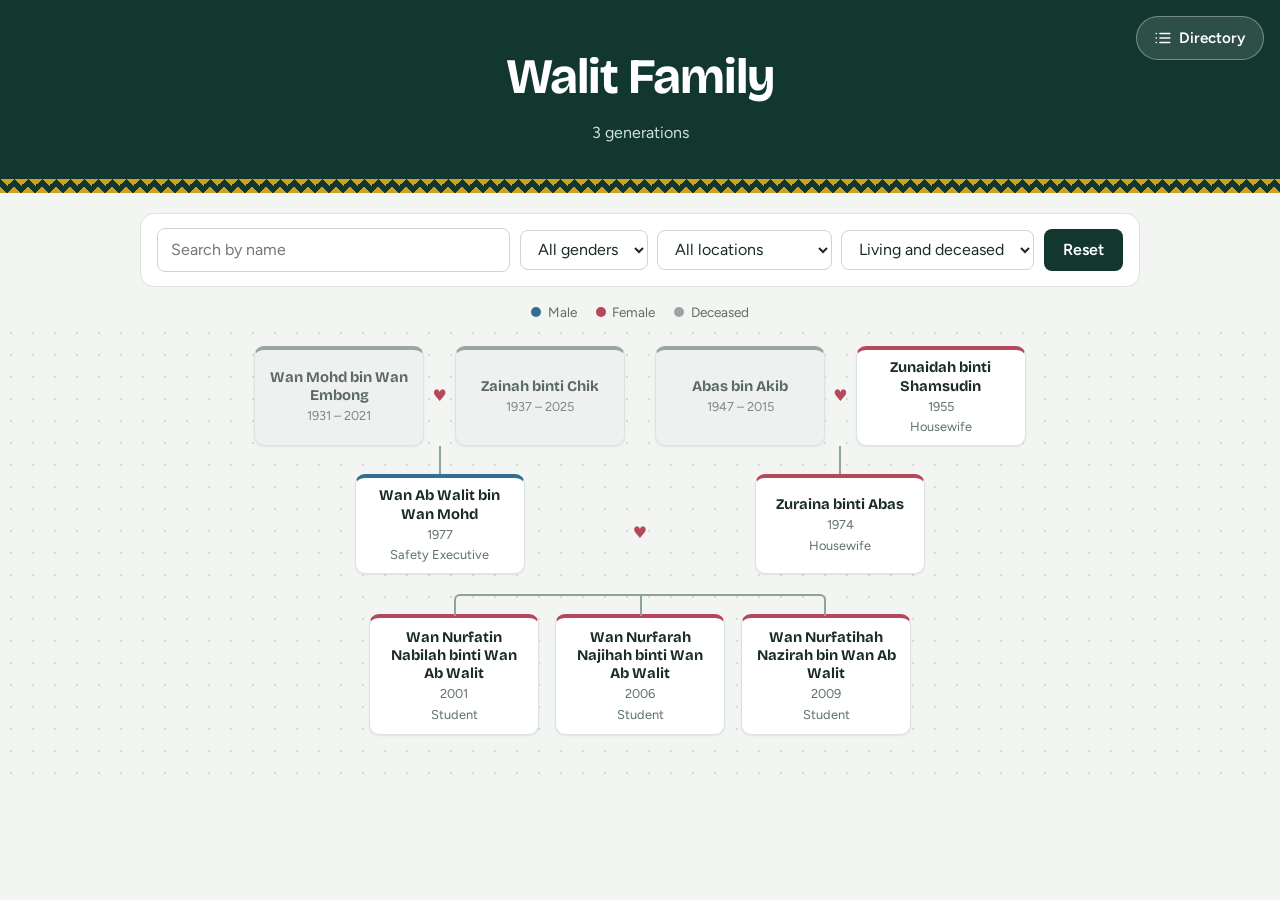
<file: index.html>
<!DOCTYPE html>
<html lang="en">
<head>
  <meta charset="UTF-8">
  <meta name="viewport" content="width=device-width, initial-scale=1">
  <title>Walit Family Tree</title>
  <link rel="preconnect" href="https://fonts.googleapis.com">
  <link rel="preconnect" href="https://fonts.gstatic.com" crossorigin>
  <link href="https://fonts.googleapis.com/css2?family=Bricolage+Grotesque:wght@600;700&family=Figtree:wght@400;500;600&display=swap" rel="stylesheet">
  <link rel="stylesheet" href="css/style.css">
</head>
<body data-page="index">
  <header>
    <a class="nav-btn" href="directory.html">
    <svg width="18" height="18" viewBox="0 0 24 24" fill="none" stroke="currentColor"
        stroke-width="2.2" stroke-linecap="round" stroke-linejoin="round" aria-hidden="true">
        <path d="M8 6h13M8 12h13M8 18h13M3 6h.01M3 12h.01M3 18h.01"/>
    </svg>
    Directory
    </a>
  <h1>Family Tree</h1>
  <p id="summary" class="hero-sub"></p>
</header>

<section id="filters">
  <input id="search" type="search" placeholder="Search by name">
  <select id="gender">
    <option value="all">All genders</option>
    <option value="male">Male</option>
    <option value="female">Female</option>
  </select>
  <select id="address"><option value="all">All locations</option></select>
  <select id="alive">
    <option value="all">Living and deceased</option>
    <option value="alive">Living</option>
    <option value="deceased">Deceased</option>
  </select>
  <button id="reset" type="button">Reset</button>
</section>

<p class="legend">
  <span class="dot male"></span>Male
  <span class="dot female"></span>Female
  <span class="dot deceased"></span>Deceased
</p>

  <main id="app"></main>
  <script type="module" src="js/main.js"></script>
</body>
</html>
</file>
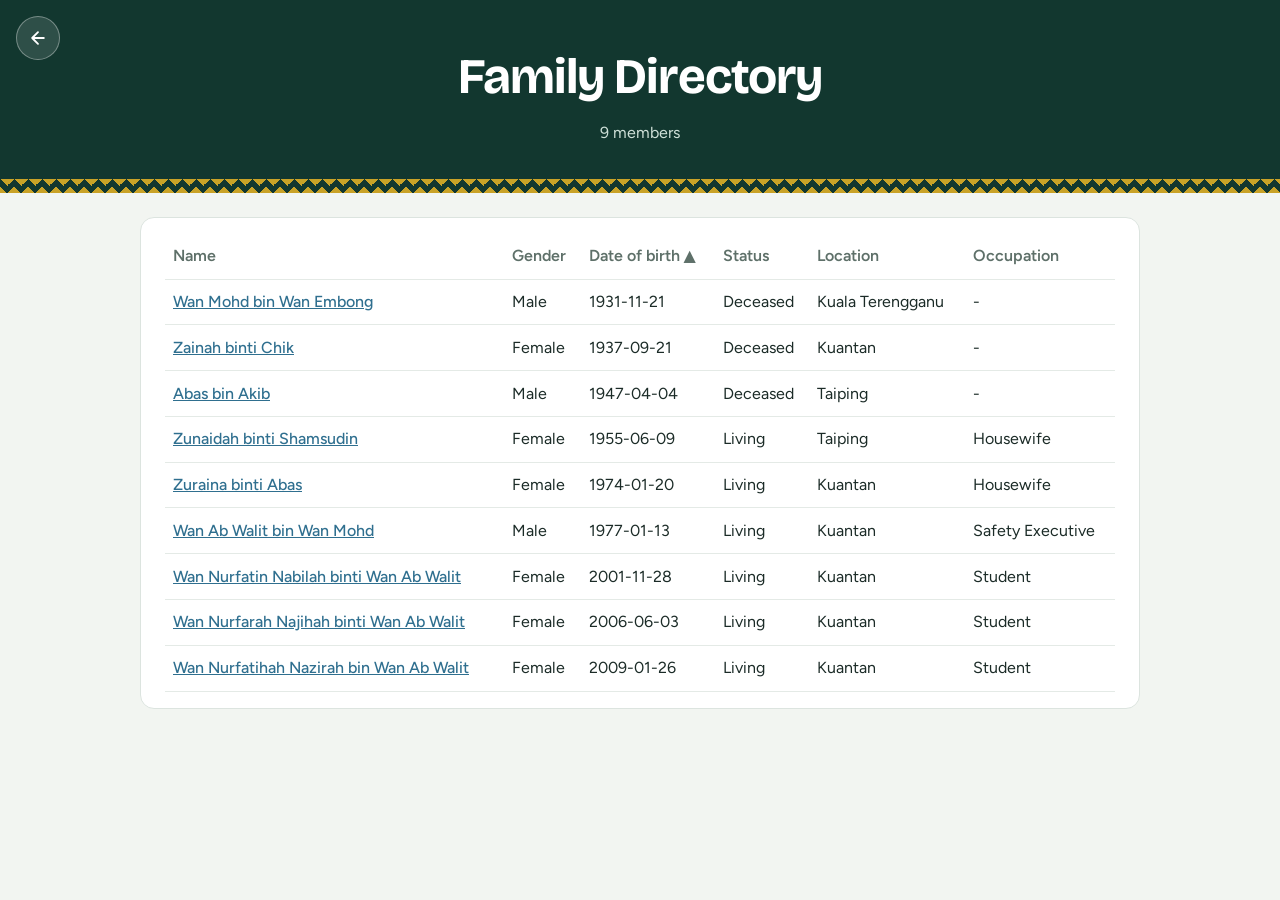
<file: directory.html>
<!DOCTYPE html>
<html lang="en">
<head>
  <meta charset="UTF-8">
  <meta name="viewport" content="width=device-width, initial-scale=1">
  <title>Family Directory</title>
  <link rel="preconnect" href="https://fonts.googleapis.com">
  <link rel="preconnect" href="https://fonts.gstatic.com" crossorigin>
  <link href="https://fonts.googleapis.com/css2?family=Bricolage+Grotesque:wght@600;700&family=Figtree:wght@400;500;600&display=swap" rel="stylesheet">
  <link rel="stylesheet" href="css/style.css">
</head>
<body data-page="directory">
  <header>
    <a class="back-btn" href="index.html" aria-label="Back to family tree" title="Back to family tree">
      <svg width="20" height="20" viewBox="0 0 24 24" fill="none" stroke="currentColor"
           stroke-width="2.2" stroke-linecap="round" stroke-linejoin="round" aria-hidden="true">
        <path d="M19 12H5M12 19l-7-7 7-7"/>
      </svg>
    </a>
    <h1>Family Directory</h1>
    <p id="summary" class="hero-sub"></p>
  </header>

  <main id="app"></main>

  <script type="module" src="js/main.js"></script>
</body>
</html>
</file>
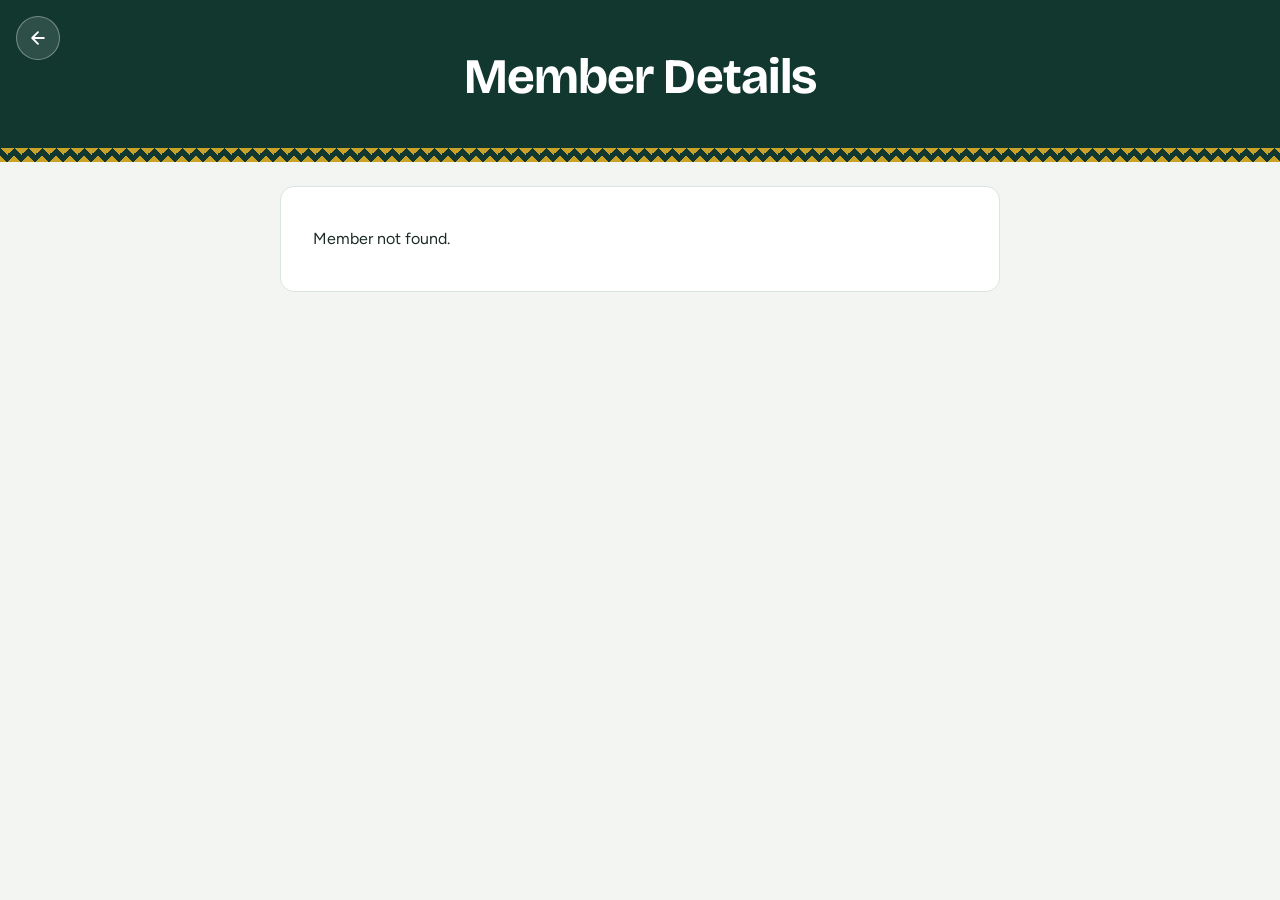
<file: member.html>
<!DOCTYPE html>

<html lang="en">
<head>
  <meta charset="UTF-8">
  <meta name="viewport" content="width=device-width, initial-scale=1">
  <title>Member Details</title>
  <link rel="preconnect" href="https://fonts.googleapis.com">
  <link rel="preconnect" href="https://fonts.gstatic.com" crossorigin>
  <link href="https://fonts.googleapis.com/css2?family=Bricolage+Grotesque:wght@600;700&family=Figtree:wght@400;500;600&display=swap" rel="stylesheet">
  <link rel="stylesheet" href="css/style.css">
</head>
<body data-page="member">
  <header>
  <a class="back-btn" href="index.html" aria-label="Back to family tree" title="Back to family tree">
    <svg width="20" height="20" viewBox="0 0 24 24" fill="none" stroke="currentColor"
         stroke-width="2.2" stroke-linecap="round" stroke-linejoin="round" aria-hidden="true">
      <path d="M19 12H5M12 19l-7-7 7-7"/>
    </svg>
  </a>
  <h1>Member Details</h1>
</header>

  <main id="app"></main>

  <script type="module" src="js/main.js"></script>
</body>
</html>
</file>
<file: css/style.css>
:root {
  --green: #12372F;
  --gold: #C9A227;
  --paper: #F2F5F1;
  --ink: #1B2B27;
  --muted: #5E7069;
  --line: #8FA39A;
  --male: #2F6F8F;
  --female: #B5485D;
}
* { box-sizing: border-box; }
body { margin: 0; font-family: "Figtree", system-ui, sans-serif; color: var(--ink);
       background: var(--paper); line-height: 1.5; }
h1, h2, .card strong { font-family: "Bricolage Grotesque", "Figtree", system-ui, sans-serif; }

/* ===== Header ===== */
header { position: relative; background: var(--green); color: #fff; text-align: center;
         padding: 2.5rem 1rem 3rem; }
header h1 { margin: 0; font-size: clamp(1.9rem, 5vw, 3.1rem); font-weight: 700; letter-spacing: -.02em; }
.back-btn { position: absolute; top: 1rem; left: 1rem; width: 44px; height: 44px;
            display: flex; align-items: center; justify-content: center;
            color: #fff; background: rgba(255,255,255,.12);
            border: 1px solid rgba(255,255,255,.35); border-radius: 50%;
            transition: background .15s, color .15s; }
.back-btn:hover { background: var(--gold); color: var(--green); border-color: var(--gold); }
.hero-sub { margin: .4rem 0 0; color: #CFE0D8; }
header::after {            /* jalur segi tiga songket */
  content: ""; position: absolute; left: 0; right: 0; bottom: 0; height: 14px;
  background:
    linear-gradient(135deg, var(--gold) 25%, transparent 25%) -7px 0 / 14px 14px,
    linear-gradient(225deg, var(--gold) 25%, transparent 25%) -7px 0 / 14px 14px,
    linear-gradient(315deg, var(--gold) 25%, transparent 25%) 0 0 / 14px 14px,
    linear-gradient(45deg,  var(--gold) 25%, transparent 25%) 0 0 / 14px 14px;
}

/* ===== Filter ===== */
#filters { display: flex; flex-wrap: nowrap; align-items: center; gap: .6rem;
           max-width: 1000px; margin: 1.25rem auto 0; padding: .9rem 1rem;
           background: #fff; border: 1px solid #DCE4DF; border-radius: 14px; }
#filters input, #filters select { font: inherit; padding: .55rem .8rem; color: var(--ink);
           background: #fff; border: 1px solid #CBD6D0; border-radius: 8px; }
#filters input { flex: 1 1 140px; min-width: 0; }
#filters button { font: inherit; font-weight: 600; padding: .55rem 1.2rem; cursor: pointer;
           color: #fff; background: var(--green); border: 0; border-radius: 8px; }
#filters button:hover { background: #1C4D42; }
#filters :focus-visible, .card:focus-visible, a:focus-visible {
  outline: 3px solid var(--gold); outline-offset: 2px; }
#filters select, #filters button { flex: 0 0 auto; }

.legend { display: flex; justify-content: center; align-items: center; gap: .4rem;
          margin: .9rem 0 0; font-size: .85rem; color: var(--muted); }
.dot { width: 10px; height: 10px; border-radius: 50%; margin-left: .8rem; }
.dot:first-child { margin-left: 0; }
.dot.male { background: var(--male); }
.dot.female { background: var(--female); }

/* ===== Kawasan tree ===== */
main { padding: 1.5rem 1rem 3rem; overflow-x: auto;
       background-image: radial-gradient(#D3DCD6 1px, transparent 1px);
       background-size: 22px 22px; }

/* ===== Kad ahli ===== */
.card { display: flex; flex-direction: column; align-items: center; justify-content: center;
        gap: .1rem; width: 170px; min-height: 96px; padding: .6rem .7rem;
        background: #fff; color: var(--ink); text-decoration: none; text-align: center;
        border: 1px solid #DCE4DF; border-top: 4px solid var(--accent, var(--line));
        border-radius: 10px; box-shadow: 0 1px 2px rgba(18,55,47,.08);
        transition: box-shadow .15s, border-color .15s; }
.card.male { --accent: var(--male); }
.card.female { --accent: var(--female); }
.dot.deceased { background: #9AA6A1; }
.card strong { font-size: .92rem; line-height: 1.25; }
.card small { color: var(--muted); font-size: .8rem; }
.card:hover { border-color: var(--accent); box-shadow: 0 6px 16px rgba(18,55,47,.18); }
/* ahli yang telah meninggal */
.card.deceased { background: #EEF1EF; --accent: #9AA6A1; }
.card.deceased strong { color: #5B6A64; }
.card.deceased small { color: #7C8984; }

.couple { display: inline-flex; align-items: center; gap: .4rem; }
.heart { color: var(--female); }

/* ===== Tree utama (ibu bapa -> pasangan -> anak) ===== */
.lineage { display: flex; flex-direction: column; align-items: center;
           width: max-content; margin: 0 auto; }
.col .card { height: 100px; }
.main-row { display: flex; align-items: flex-end; justify-content: center; gap: .5rem; }
.col { display: flex; flex-direction: column; align-items: center; }
.col .couple { gap: .5rem; }
.vline { width: 2px; height: 28px; background: var(--line); }
.main-row > .heart { padding-bottom: 1.8rem; }

/* ===== Garisan tree ===== */
.tree, .tree ul { position: relative; display: flex; justify-content: center;
                  list-style: none; margin: 0; padding: 20px 0 0; }
.tree li { position: relative; padding: 20px 8px 0; text-align: center; }
.tree li::before, .tree li::after { content: ""; position: absolute; top: 0; right: 50%;
  width: 50%; height: 20px; border-top: 2px solid var(--line); }
.tree li::after { right: auto; left: 50%; border-left: 2px solid var(--line); }
.tree li:only-child::before, .tree li:only-child::after { display: none; }
.tree li:only-child { padding-top: 0; }
.tree li:first-child::before, .tree li:last-child::after { border: 0 none; }
.tree li:last-child::before { border-right: 2px solid var(--line); border-radius: 0 6px 0 0; }
.tree li:first-child::after { border-radius: 6px 0 0 0; }
.tree ul::before { content: ""; position: absolute; top: 0; left: 50%;
  border-left: 2px solid var(--line); height: 20px; }

/* ===== Hasil filter ===== */
.grid { display: flex; flex-wrap: wrap; gap: 1rem; justify-content: center; }

/* ===== Halaman butiran ahli ===== */
body[data-page="member"] main { max-width: 720px; margin: 1.5rem auto 3rem; background: #fff;
  border: 1px solid #DCE4DF; border-radius: 14px; padding: 1.5rem 2rem; }
main h2 { margin: 0 0 .5rem; font-size: 1.8rem; letter-spacing: -.01em; }
table { width: 100%; border-collapse: collapse; margin: 1rem 0 1.5rem; }
th, td { padding: .65rem .5rem; text-align: left; border-bottom: 1px solid #E4EAE6; }
th { width: 9rem; font-weight: 600; color: var(--muted); }
a { color: var(--male); font-weight: 500; }
a.card { font-weight: 400; }

/* ===== Butang navigasi ===== */
.nav-btn { position: absolute; top: 1rem; right: 1rem; display: inline-flex; align-items: center;
           gap: .45rem; height: 44px; padding: 0 1.1rem; font-weight: 600; font-size: .95rem;
           color: #fff; text-decoration: none; background: rgba(255,255,255,.12);
           border: 1px solid rgba(255,255,255,.35); border-radius: 999px;
           transition: background .15s, color .15s; }
.nav-btn:hover { background: var(--gold); color: var(--green); border-color: var(--gold); }
.nav-btn, .back-btn { font-family: inherit; }
header a:focus-visible { outline: 3px solid var(--gold); outline-offset: 2px; }

/* ===== Halaman directory ===== */
body[data-page="directory"] main { max-width: 1000px; margin: 1.5rem auto 3rem; padding: 1rem 1.5rem;
  background: #fff; border: 1px solid #DCE4DF; border-radius: 14px; }
.table-wrap { overflow-x: auto; }
table.directory { margin: 0; min-width: 640px; }
table.directory th { width: auto; }
table.directory tbody tr:hover { background: #F4F7F5; }
.sort-btn { font: inherit; font-weight: 600; color: var(--muted); background: none; border: 0;
            padding: 0; cursor: pointer; }
.sort-btn:hover { color: var(--green); }
.sort-btn:focus-visible { outline: 3px solid var(--gold); outline-offset: 2px; }

/* ===== Telefon ===== */
@media (max-width: 900px) {
  #filters { flex-wrap: wrap; }
  #filters input { flex: 1 1 100%; }
  #filters select, #filters button { flex: 1 1 45%; }
  header { padding-top: 4.5rem; }
  body[data-page="directory"] main { margin: 1rem; padding: .5rem; }
}

@media (prefers-reduced-motion: reduce) { .card { transition: none; } }
</file>
